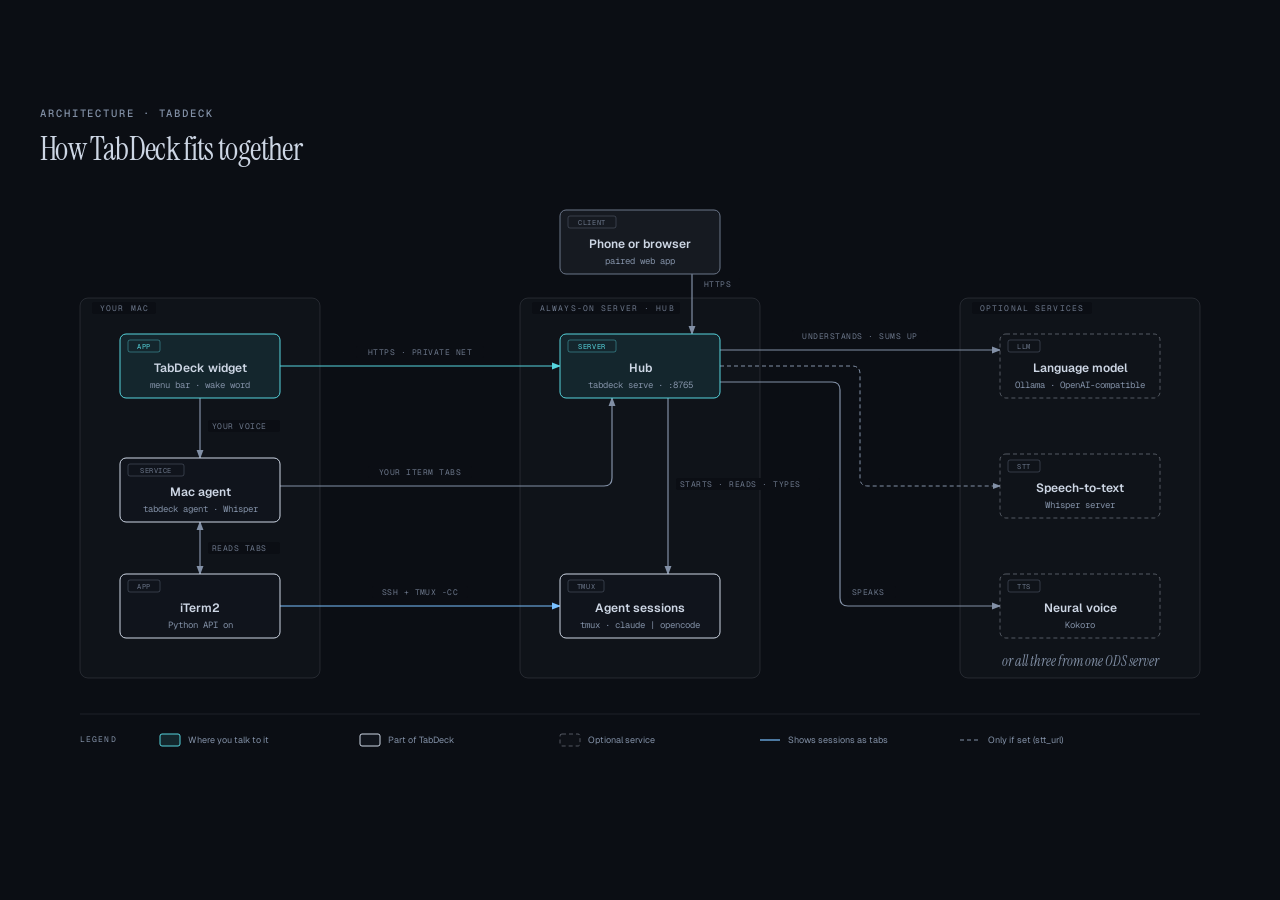
<file: docs/diagram/architecture-dark.html>
<!DOCTYPE html>
<html lang="en">
<head>
  <meta charset="UTF-8">
  <meta name="viewport" content="width=device-width, initial-scale=1.0">
  <title>How TabDeck fits together</title>
  <link href="https://fonts.googleapis.com/css2?family=Instrument+Serif:ital@0;1&family=Geist:wght@400;500;600&family=Geist+Mono:wght@400;500;600&display=swap" rel="stylesheet">
  <style>
    *, *::before, *::after { box-sizing: border-box; margin: 0; padding: 0; }
    body { font-family: 'Geist', system-ui, sans-serif; background: #0b0e14; color: #cdd6e4; min-height: 100vh;
      display: flex; align-items: center; justify-content: center; padding: 3rem 2rem; }
    .frame { max-width: 1200px; width: 100%; }
    .eyebrow { font-family: 'Geist Mono', monospace; font-size: 0.66rem; font-weight: 500; letter-spacing: 0.18em;
      text-transform: uppercase; color: #8290a6; margin-bottom: 0.5rem; }
    h1 { font-family: 'Instrument Serif', serif; font-size: 2rem; font-weight: 400; letter-spacing: -0.02em;
      margin-bottom: 1.5rem; }
    svg { width: 100%; min-width: 900px; display: block; }
  </style>
</head>
<body>
  <div class="frame">
    <p class="eyebrow">Architecture · TabDeck</p>
    <h1>How TabDeck fits together</h1>
    <svg viewBox="0 0 1200 600" xmlns="http://www.w3.org/2000/svg" role="img" aria-labelledby="architecture-dark-title architecture-dark-desc">
<title id="architecture-dark-title">How TabDeck fits together</title>
<desc id="architecture-dark-desc">TabDeck architecture: on the Mac, the widget and the Mac agent talk to an always-on server (the hub), which runs the coding-agent sessions in tmux; iTerm2 shows those sessions as tabs over ssh, a paired phone uses the hub's web app, and the hub can use optional model, speech-to-text and voice services, which one ODS server can provide.</desc>
<defs>
<marker id="arrow" markerWidth="8" markerHeight="6" refX="7" refY="3" orient="auto"><polygon points="0 0, 8 3, 0 6" fill="#8290a6"/></marker>
<marker id="arrow-start" markerWidth="8" markerHeight="6" refX="1" refY="3" orient="auto"><polygon points="8 0, 0 3, 8 6" fill="#8290a6"/></marker>
<marker id="arrow-accent" markerWidth="8" markerHeight="6" refX="7" refY="3" orient="auto"><polygon points="0 0, 8 3, 0 6" fill="#56d4dd"/></marker>
<marker id="arrow-accent-start" markerWidth="8" markerHeight="6" refX="1" refY="3" orient="auto"><polygon points="8 0, 0 3, 8 6" fill="#56d4dd"/></marker>
<marker id="arrow-link" markerWidth="8" markerHeight="6" refX="7" refY="3" orient="auto"><polygon points="0 0, 8 3, 0 6" fill="#79c0ff"/></marker>
<marker id="arrow-link-start" markerWidth="8" markerHeight="6" refX="1" refY="3" orient="auto"><polygon points="8 0, 0 3, 8 6" fill="#79c0ff"/></marker>
</defs>
<rect width="100%" height="100%" fill="#0b0e14"/>
<rect x="40" y="104" width="240" height="380" rx="8" fill="rgba(205,214,228,0.02)" stroke="rgba(205,214,228,0.16)" stroke-width="0.8"/>
<rect x="52" y="108" width="64" height="12" rx="2" fill="#0b0e14"/>
<text x="60" y="117" fill="#6b7689" font-size="8" font-family="'Geist Mono', monospace" letter-spacing="0.14em">YOUR MAC</text>
<rect x="480" y="104" width="240" height="380" rx="8" fill="rgba(205,214,228,0.02)" stroke="rgba(205,214,228,0.16)" stroke-width="0.8"/>
<rect x="492" y="108" width="148" height="12" rx="2" fill="#0b0e14"/>
<text x="500" y="117" fill="#6b7689" font-size="8" font-family="'Geist Mono', monospace" letter-spacing="0.14em">ALWAYS-ON SERVER · HUB</text>
<rect x="920" y="104" width="240" height="380" rx="8" fill="rgba(205,214,228,0.02)" stroke="rgba(205,214,228,0.16)" stroke-width="0.8"/>
<rect x="932" y="108" width="120" height="12" rx="2" fill="#0b0e14"/>
<text x="940" y="117" fill="#6b7689" font-size="8" font-family="'Geist Mono', monospace" letter-spacing="0.14em">OPTIONAL SERVICES</text>
<path d="M 240,172 H 520" fill="none" stroke="#56d4dd" stroke-width="1.2" marker-end="url(#arrow-accent)"/>
<rect x="316" y="152" width="128" height="12" rx="2" fill="#0b0e14"/>
<text x="380" y="161" fill="#6b7689" font-size="8" font-family="'Geist Mono', monospace" text-anchor="middle" letter-spacing="0.06em">HTTPS · PRIVATE NET</text>
<path d="M 160,204 V 264" fill="none" stroke="#8290a6" stroke-width="1.2" marker-end="url(#arrow)"/>
<rect x="168" y="226" width="72" height="12" rx="2" fill="#0b0e14"/>
<text x="172" y="235" fill="#6b7689" font-size="8" font-family="'Geist Mono', monospace" text-anchor="start" letter-spacing="0.06em">YOUR VOICE</text>
<path d="M 160,328 V 380" fill="none" stroke="#8290a6" stroke-width="1.2" marker-end="url(#arrow)" marker-start="url(#arrow-start)"/>
<rect x="168" y="348" width="72" height="12" rx="2" fill="#0b0e14"/>
<text x="172" y="357" fill="#6b7689" font-size="8" font-family="'Geist Mono', monospace" text-anchor="start" letter-spacing="0.06em">READS TABS</text>
<path d="M 240,292 H 564 Q 572,292 572,284 V 204" fill="none" stroke="#8290a6" stroke-width="1.2" marker-end="url(#arrow)"/>
<rect x="328" y="272" width="104" height="12" rx="2" fill="#0b0e14"/>
<text x="380" y="281" fill="#6b7689" font-size="8" font-family="'Geist Mono', monospace" text-anchor="middle" letter-spacing="0.06em">YOUR ITERM TABS</text>
<path d="M 240,412 H 520" fill="none" stroke="#79c0ff" stroke-width="1.2" marker-end="url(#arrow-link)"/>
<rect x="332" y="392" width="96" height="12" rx="2" fill="#0b0e14"/>
<text x="380" y="401" fill="#6b7689" font-size="8" font-family="'Geist Mono', monospace" text-anchor="middle" letter-spacing="0.06em">SSH + TMUX -CC</text>
<path d="M 628,204 V 380" fill="none" stroke="#8290a6" stroke-width="1.2" marker-end="url(#arrow)"/>
<rect x="636" y="284" width="144" height="12" rx="2" fill="#0b0e14"/>
<text x="640" y="293" fill="#6b7689" font-size="8" font-family="'Geist Mono', monospace" text-anchor="start" letter-spacing="0.06em">STARTS · READS · TYPES</text>
<path d="M 652,80 V 140" fill="none" stroke="#8290a6" stroke-width="1.2" marker-end="url(#arrow)"/>
<rect x="660" y="84" width="40" height="12" rx="2" fill="#0b0e14"/>
<text x="664" y="93" fill="#6b7689" font-size="8" font-family="'Geist Mono', monospace" text-anchor="start" letter-spacing="0.06em">HTTPS</text>
<path d="M 680,156 H 960" fill="none" stroke="#8290a6" stroke-width="1.2" marker-end="url(#arrow)"/>
<rect x="752" y="136" width="136" height="12" rx="2" fill="#0b0e14"/>
<text x="820" y="145" fill="#6b7689" font-size="8" font-family="'Geist Mono', monospace" text-anchor="middle" letter-spacing="0.06em">UNDERSTANDS · SUMS UP</text>
<path d="M 680,172 H 812 Q 820,172 820,180 V 284 Q 820,292 828,292 H 960" fill="none" stroke="#8290a6" stroke-dasharray="4,3" stroke-width="1" marker-end="url(#arrow)"/>
<path d="M 680,188 H 792 Q 800,188 800,196 V 404 Q 800,412 808,412 H 960" fill="none" stroke="#8290a6" stroke-width="1.2" marker-end="url(#arrow)"/>
<rect x="808" y="392" width="48" height="12" rx="2" fill="#0b0e14"/>
<text x="812" y="401" fill="#6b7689" font-size="8" font-family="'Geist Mono', monospace" text-anchor="start" letter-spacing="0.06em">SPEAKS</text>
<rect x="80" y="140" width="160" height="64" rx="6" fill="#0b0e14"/>
<rect x="80" y="140" width="160" height="64" rx="6" fill="rgba(86,212,221,0.12)" stroke="#56d4dd" stroke-width="1"/>
<rect x="88" y="146" width="32" height="12" rx="2" fill="transparent" stroke="#56d4dd" stroke-opacity="0.5" stroke-width="0.8"/>
<text x="104" y="155" fill="#56d4dd" font-size="7" font-family="'Geist Mono', monospace" text-anchor="middle" letter-spacing="0.08em">APP</text>
<text x="160" y="178" fill="#cdd6e4" font-size="12" font-weight="600" font-family="'Geist', sans-serif" text-anchor="middle">TabDeck widget</text>
<text x="160" y="194" fill="#8290a6" font-size="9" font-family="'Geist Mono', monospace" text-anchor="middle">menu bar · wake word</text>
<rect x="80" y="264" width="160" height="64" rx="6" fill="#0b0e14"/>
<rect x="80" y="264" width="160" height="64" rx="6" fill="#10141c" stroke="#cdd6e4" stroke-width="1"/>
<rect x="88" y="270" width="56" height="12" rx="2" fill="transparent" stroke="#6b7689" stroke-opacity="0.5" stroke-width="0.8"/>
<text x="116" y="279" fill="#6b7689" font-size="7" font-family="'Geist Mono', monospace" text-anchor="middle" letter-spacing="0.08em">SERVICE</text>
<text x="160" y="302" fill="#cdd6e4" font-size="12" font-weight="600" font-family="'Geist', sans-serif" text-anchor="middle">Mac agent</text>
<text x="160" y="318" fill="#8290a6" font-size="9" font-family="'Geist Mono', monospace" text-anchor="middle">tabdeck agent · Whisper</text>
<rect x="80" y="380" width="160" height="64" rx="6" fill="#0b0e14"/>
<rect x="80" y="380" width="160" height="64" rx="6" fill="#10141c" stroke="#cdd6e4" stroke-width="1"/>
<rect x="88" y="386" width="32" height="12" rx="2" fill="transparent" stroke="#6b7689" stroke-opacity="0.5" stroke-width="0.8"/>
<text x="104" y="395" fill="#6b7689" font-size="7" font-family="'Geist Mono', monospace" text-anchor="middle" letter-spacing="0.08em">APP</text>
<text x="160" y="418" fill="#cdd6e4" font-size="12" font-weight="600" font-family="'Geist', sans-serif" text-anchor="middle">iTerm2</text>
<text x="160" y="434" fill="#8290a6" font-size="9" font-family="'Geist Mono', monospace" text-anchor="middle">Python API on</text>
<rect x="520" y="16" width="160" height="64" rx="6" fill="#0b0e14"/>
<rect x="520" y="16" width="160" height="64" rx="6" fill="rgba(205,214,228,0.06)" stroke="#6b7689" stroke-width="1"/>
<rect x="528" y="22" width="48" height="12" rx="2" fill="transparent" stroke="#6b7689" stroke-opacity="0.5" stroke-width="0.8"/>
<text x="552" y="31" fill="#6b7689" font-size="7" font-family="'Geist Mono', monospace" text-anchor="middle" letter-spacing="0.08em">CLIENT</text>
<text x="600" y="54" fill="#cdd6e4" font-size="12" font-weight="600" font-family="'Geist', sans-serif" text-anchor="middle">Phone or browser</text>
<text x="600" y="70" fill="#8290a6" font-size="9" font-family="'Geist Mono', monospace" text-anchor="middle">paired web app</text>
<rect x="520" y="140" width="160" height="64" rx="6" fill="#0b0e14"/>
<rect x="520" y="140" width="160" height="64" rx="6" fill="rgba(86,212,221,0.12)" stroke="#56d4dd" stroke-width="1"/>
<rect x="528" y="146" width="48" height="12" rx="2" fill="transparent" stroke="#56d4dd" stroke-opacity="0.5" stroke-width="0.8"/>
<text x="552" y="155" fill="#56d4dd" font-size="7" font-family="'Geist Mono', monospace" text-anchor="middle" letter-spacing="0.08em">SERVER</text>
<text x="600" y="178" fill="#cdd6e4" font-size="12" font-weight="600" font-family="'Geist', sans-serif" text-anchor="middle">Hub</text>
<text x="600" y="194" fill="#8290a6" font-size="9" font-family="'Geist Mono', monospace" text-anchor="middle">tabdeck serve · :8765</text>
<rect x="520" y="380" width="160" height="64" rx="6" fill="#0b0e14"/>
<rect x="520" y="380" width="160" height="64" rx="6" fill="#10141c" stroke="#cdd6e4" stroke-width="1"/>
<rect x="528" y="386" width="36" height="12" rx="2" fill="transparent" stroke="#6b7689" stroke-opacity="0.5" stroke-width="0.8"/>
<text x="546" y="395" fill="#6b7689" font-size="7" font-family="'Geist Mono', monospace" text-anchor="middle" letter-spacing="0.08em">TMUX</text>
<text x="600" y="418" fill="#cdd6e4" font-size="12" font-weight="600" font-family="'Geist', sans-serif" text-anchor="middle">Agent sessions</text>
<text x="600" y="434" fill="#8290a6" font-size="9" font-family="'Geist Mono', monospace" text-anchor="middle">tmux · claude | opencode</text>
<rect x="960" y="140" width="160" height="64" rx="6" fill="#0b0e14"/>
<rect x="960" y="140" width="160" height="64" rx="6" fill="rgba(205,214,228,0.02)" stroke="rgba(205,214,228,0.36)" stroke-width="1" stroke-dasharray="4,3"/>
<rect x="968" y="146" width="32" height="12" rx="2" fill="transparent" stroke="#6b7689" stroke-opacity="0.5" stroke-width="0.8"/>
<text x="984" y="155" fill="#6b7689" font-size="7" font-family="'Geist Mono', monospace" text-anchor="middle" letter-spacing="0.08em">LLM</text>
<text x="1040" y="178" fill="#cdd6e4" font-size="12" font-weight="600" font-family="'Geist', sans-serif" text-anchor="middle">Language model</text>
<text x="1040" y="194" fill="#8290a6" font-size="9" font-family="'Geist Mono', monospace" text-anchor="middle">Ollama · OpenAI-compatible</text>
<rect x="960" y="260" width="160" height="64" rx="6" fill="#0b0e14"/>
<rect x="960" y="260" width="160" height="64" rx="6" fill="rgba(205,214,228,0.02)" stroke="rgba(205,214,228,0.36)" stroke-width="1" stroke-dasharray="4,3"/>
<rect x="968" y="266" width="32" height="12" rx="2" fill="transparent" stroke="#6b7689" stroke-opacity="0.5" stroke-width="0.8"/>
<text x="984" y="275" fill="#6b7689" font-size="7" font-family="'Geist Mono', monospace" text-anchor="middle" letter-spacing="0.08em">STT</text>
<text x="1040" y="298" fill="#cdd6e4" font-size="12" font-weight="600" font-family="'Geist', sans-serif" text-anchor="middle">Speech-to-text</text>
<text x="1040" y="314" fill="#8290a6" font-size="9" font-family="'Geist Mono', monospace" text-anchor="middle">Whisper server</text>
<rect x="960" y="380" width="160" height="64" rx="6" fill="#0b0e14"/>
<rect x="960" y="380" width="160" height="64" rx="6" fill="rgba(205,214,228,0.02)" stroke="rgba(205,214,228,0.36)" stroke-width="1" stroke-dasharray="4,3"/>
<rect x="968" y="386" width="32" height="12" rx="2" fill="transparent" stroke="#6b7689" stroke-opacity="0.5" stroke-width="0.8"/>
<text x="984" y="395" fill="#6b7689" font-size="7" font-family="'Geist Mono', monospace" text-anchor="middle" letter-spacing="0.08em">TTS</text>
<text x="1040" y="418" fill="#cdd6e4" font-size="12" font-weight="600" font-family="'Geist', sans-serif" text-anchor="middle">Neural voice</text>
<text x="1040" y="434" fill="#8290a6" font-size="9" font-family="'Geist Mono', monospace" text-anchor="middle">Kokoro</text>
<text x="1040" y="472" fill="#8290a6" font-size="14" font-style="italic" font-family="'Instrument Serif', serif" text-anchor="middle">or all three from one ODS server</text>
<line x1="40" y1="520" x2="1160" y2="520" stroke="rgba(205,214,228,0.12)" stroke-width="0.8"/>
<text x="40" y="548" fill="#8290a6" font-size="8" font-family="'Geist Mono', monospace" letter-spacing="0.14em">LEGEND</text>
<rect x="120" y="540" width="20" height="12" rx="2" fill="rgba(86,212,221,0.12)" stroke="#56d4dd" stroke-width="1"/>
<text x="148" y="549" fill="#8290a6" font-size="9" font-family="'Geist', sans-serif">Where you talk to it</text>
<rect x="320" y="540" width="20" height="12" rx="2" fill="#10141c" stroke="#cdd6e4" stroke-width="1"/>
<text x="348" y="549" fill="#8290a6" font-size="9" font-family="'Geist', sans-serif">Part of TabDeck</text>
<rect x="520" y="540" width="20" height="12" rx="2" fill="rgba(205,214,228,0.02)" stroke="rgba(205,214,228,0.36)" stroke-width="1" stroke-dasharray="4,3"/>
<text x="548" y="549" fill="#8290a6" font-size="9" font-family="'Geist', sans-serif">Optional service</text>
<line x1="720" y1="546" x2="740" y2="546" stroke="#79c0ff" stroke-width="1.2"/>
<text x="748" y="549" fill="#8290a6" font-size="9" font-family="'Geist', sans-serif">Shows sessions as tabs</text>
<line x1="920" y1="546" x2="940" y2="546" stroke="#8290a6" stroke-width="1.2" stroke-dasharray="4,3"/>
<text x="948" y="549" fill="#8290a6" font-size="9" font-family="'Geist', sans-serif">Only if set (stt_url)</text>
</svg>
  </div>
</body>
</html>
</file>
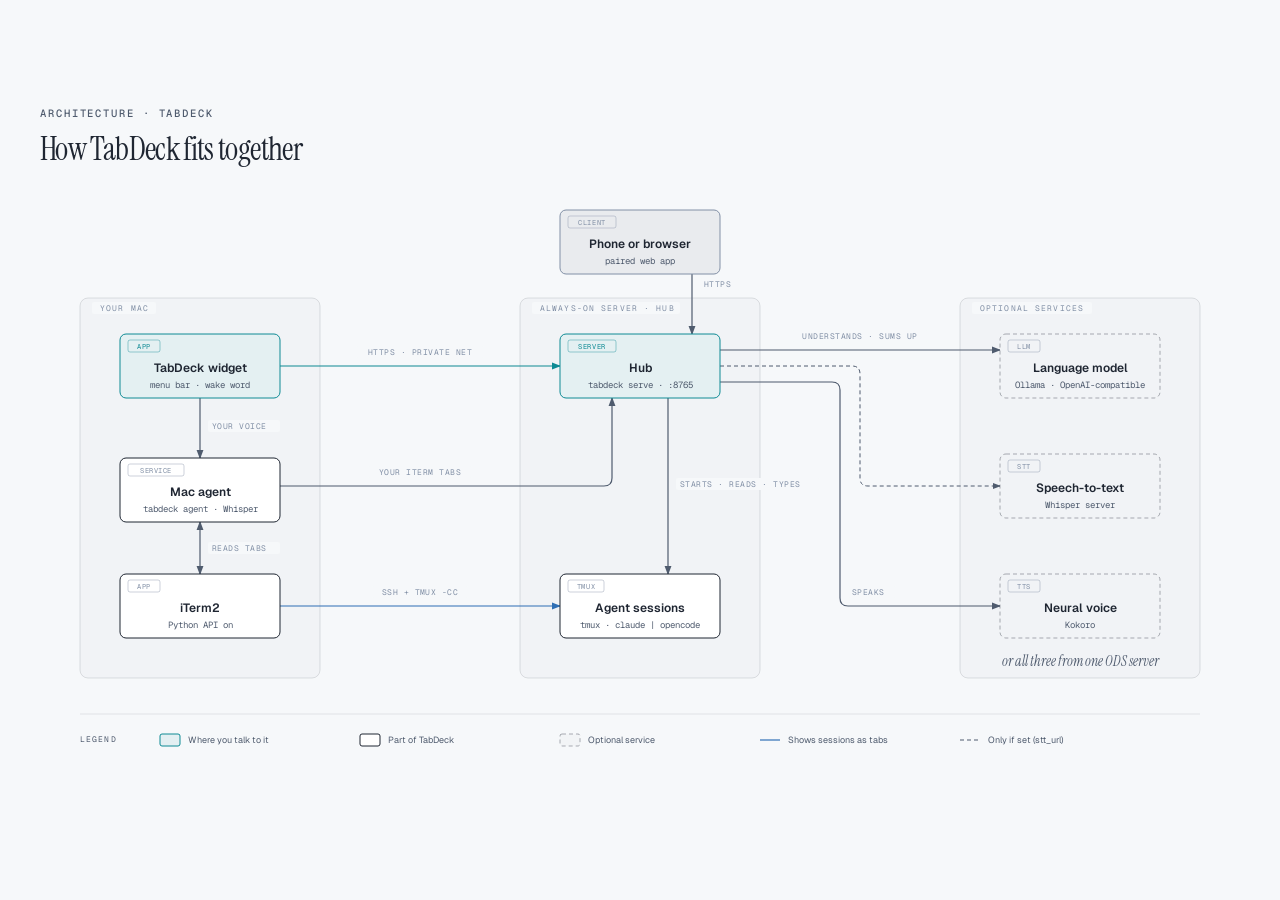
<file: docs/diagram/architecture.html>
<!DOCTYPE html>
<html lang="en">
<head>
  <meta charset="UTF-8">
  <meta name="viewport" content="width=device-width, initial-scale=1.0">
  <title>How TabDeck fits together</title>
  <link href="https://fonts.googleapis.com/css2?family=Instrument+Serif:ital@0;1&family=Geist:wght@400;500;600&family=Geist+Mono:wght@400;500;600&display=swap" rel="stylesheet">
  <style>
    *, *::before, *::after { box-sizing: border-box; margin: 0; padding: 0; }
    body { font-family: 'Geist', system-ui, sans-serif; background: #f6f8fa; color: #1f2632; min-height: 100vh;
      display: flex; align-items: center; justify-content: center; padding: 3rem 2rem; }
    .frame { max-width: 1200px; width: 100%; }
    .eyebrow { font-family: 'Geist Mono', monospace; font-size: 0.66rem; font-weight: 500; letter-spacing: 0.18em;
      text-transform: uppercase; color: #4f5b6e; margin-bottom: 0.5rem; }
    h1 { font-family: 'Instrument Serif', serif; font-size: 2rem; font-weight: 400; letter-spacing: -0.02em;
      margin-bottom: 1.5rem; }
    svg { width: 100%; min-width: 900px; display: block; }
  </style>
</head>
<body>
  <div class="frame">
    <p class="eyebrow">Architecture · TabDeck</p>
    <h1>How TabDeck fits together</h1>
    <svg viewBox="0 0 1200 600" xmlns="http://www.w3.org/2000/svg" role="img" aria-labelledby="architecture-title architecture-desc">
<title id="architecture-title">How TabDeck fits together</title>
<desc id="architecture-desc">TabDeck architecture: on the Mac, the widget and the Mac agent talk to an always-on server (the hub), which runs the coding-agent sessions in tmux; iTerm2 shows those sessions as tabs over ssh, a paired phone uses the hub's web app, and the hub can use optional model, speech-to-text and voice services, which one ODS server can provide.</desc>
<defs>
<marker id="arrow" markerWidth="8" markerHeight="6" refX="7" refY="3" orient="auto"><polygon points="0 0, 8 3, 0 6" fill="#4f5b6e"/></marker>
<marker id="arrow-start" markerWidth="8" markerHeight="6" refX="1" refY="3" orient="auto"><polygon points="8 0, 0 3, 8 6" fill="#4f5b6e"/></marker>
<marker id="arrow-accent" markerWidth="8" markerHeight="6" refX="7" refY="3" orient="auto"><polygon points="0 0, 8 3, 0 6" fill="#0e8a94"/></marker>
<marker id="arrow-accent-start" markerWidth="8" markerHeight="6" refX="1" refY="3" orient="auto"><polygon points="8 0, 0 3, 8 6" fill="#0e8a94"/></marker>
<marker id="arrow-link" markerWidth="8" markerHeight="6" refX="7" refY="3" orient="auto"><polygon points="0 0, 8 3, 0 6" fill="#2f6fb5"/></marker>
<marker id="arrow-link-start" markerWidth="8" markerHeight="6" refX="1" refY="3" orient="auto"><polygon points="8 0, 0 3, 8 6" fill="#2f6fb5"/></marker>
</defs>
<rect width="100%" height="100%" fill="#f6f8fa"/>
<rect x="40" y="104" width="240" height="380" rx="8" fill="rgba(31,38,50,0.02)" stroke="rgba(31,38,50,0.16)" stroke-width="0.8"/>
<rect x="52" y="108" width="64" height="12" rx="2" fill="#f6f8fa"/>
<text x="60" y="117" fill="#8290a6" font-size="8" font-family="'Geist Mono', monospace" letter-spacing="0.14em">YOUR MAC</text>
<rect x="480" y="104" width="240" height="380" rx="8" fill="rgba(31,38,50,0.02)" stroke="rgba(31,38,50,0.16)" stroke-width="0.8"/>
<rect x="492" y="108" width="148" height="12" rx="2" fill="#f6f8fa"/>
<text x="500" y="117" fill="#8290a6" font-size="8" font-family="'Geist Mono', monospace" letter-spacing="0.14em">ALWAYS-ON SERVER · HUB</text>
<rect x="920" y="104" width="240" height="380" rx="8" fill="rgba(31,38,50,0.02)" stroke="rgba(31,38,50,0.16)" stroke-width="0.8"/>
<rect x="932" y="108" width="120" height="12" rx="2" fill="#f6f8fa"/>
<text x="940" y="117" fill="#8290a6" font-size="8" font-family="'Geist Mono', monospace" letter-spacing="0.14em">OPTIONAL SERVICES</text>
<path d="M 240,172 H 520" fill="none" stroke="#0e8a94" stroke-width="1.2" marker-end="url(#arrow-accent)"/>
<rect x="316" y="152" width="128" height="12" rx="2" fill="#f6f8fa"/>
<text x="380" y="161" fill="#8290a6" font-size="8" font-family="'Geist Mono', monospace" text-anchor="middle" letter-spacing="0.06em">HTTPS · PRIVATE NET</text>
<path d="M 160,204 V 264" fill="none" stroke="#4f5b6e" stroke-width="1.2" marker-end="url(#arrow)"/>
<rect x="168" y="226" width="72" height="12" rx="2" fill="#f6f8fa"/>
<text x="172" y="235" fill="#8290a6" font-size="8" font-family="'Geist Mono', monospace" text-anchor="start" letter-spacing="0.06em">YOUR VOICE</text>
<path d="M 160,328 V 380" fill="none" stroke="#4f5b6e" stroke-width="1.2" marker-end="url(#arrow)" marker-start="url(#arrow-start)"/>
<rect x="168" y="348" width="72" height="12" rx="2" fill="#f6f8fa"/>
<text x="172" y="357" fill="#8290a6" font-size="8" font-family="'Geist Mono', monospace" text-anchor="start" letter-spacing="0.06em">READS TABS</text>
<path d="M 240,292 H 564 Q 572,292 572,284 V 204" fill="none" stroke="#4f5b6e" stroke-width="1.2" marker-end="url(#arrow)"/>
<rect x="328" y="272" width="104" height="12" rx="2" fill="#f6f8fa"/>
<text x="380" y="281" fill="#8290a6" font-size="8" font-family="'Geist Mono', monospace" text-anchor="middle" letter-spacing="0.06em">YOUR ITERM TABS</text>
<path d="M 240,412 H 520" fill="none" stroke="#2f6fb5" stroke-width="1.2" marker-end="url(#arrow-link)"/>
<rect x="332" y="392" width="96" height="12" rx="2" fill="#f6f8fa"/>
<text x="380" y="401" fill="#8290a6" font-size="8" font-family="'Geist Mono', monospace" text-anchor="middle" letter-spacing="0.06em">SSH + TMUX -CC</text>
<path d="M 628,204 V 380" fill="none" stroke="#4f5b6e" stroke-width="1.2" marker-end="url(#arrow)"/>
<rect x="636" y="284" width="144" height="12" rx="2" fill="#f6f8fa"/>
<text x="640" y="293" fill="#8290a6" font-size="8" font-family="'Geist Mono', monospace" text-anchor="start" letter-spacing="0.06em">STARTS · READS · TYPES</text>
<path d="M 652,80 V 140" fill="none" stroke="#4f5b6e" stroke-width="1.2" marker-end="url(#arrow)"/>
<rect x="660" y="84" width="40" height="12" rx="2" fill="#f6f8fa"/>
<text x="664" y="93" fill="#8290a6" font-size="8" font-family="'Geist Mono', monospace" text-anchor="start" letter-spacing="0.06em">HTTPS</text>
<path d="M 680,156 H 960" fill="none" stroke="#4f5b6e" stroke-width="1.2" marker-end="url(#arrow)"/>
<rect x="752" y="136" width="136" height="12" rx="2" fill="#f6f8fa"/>
<text x="820" y="145" fill="#8290a6" font-size="8" font-family="'Geist Mono', monospace" text-anchor="middle" letter-spacing="0.06em">UNDERSTANDS · SUMS UP</text>
<path d="M 680,172 H 812 Q 820,172 820,180 V 284 Q 820,292 828,292 H 960" fill="none" stroke="#4f5b6e" stroke-dasharray="4,3" stroke-width="1" marker-end="url(#arrow)"/>
<path d="M 680,188 H 792 Q 800,188 800,196 V 404 Q 800,412 808,412 H 960" fill="none" stroke="#4f5b6e" stroke-width="1.2" marker-end="url(#arrow)"/>
<rect x="808" y="392" width="48" height="12" rx="2" fill="#f6f8fa"/>
<text x="812" y="401" fill="#8290a6" font-size="8" font-family="'Geist Mono', monospace" text-anchor="start" letter-spacing="0.06em">SPEAKS</text>
<rect x="80" y="140" width="160" height="64" rx="6" fill="#f6f8fa"/>
<rect x="80" y="140" width="160" height="64" rx="6" fill="rgba(14,138,148,0.08)" stroke="#0e8a94" stroke-width="1"/>
<rect x="88" y="146" width="32" height="12" rx="2" fill="transparent" stroke="#0e8a94" stroke-opacity="0.5" stroke-width="0.8"/>
<text x="104" y="155" fill="#0e8a94" font-size="7" font-family="'Geist Mono', monospace" text-anchor="middle" letter-spacing="0.08em">APP</text>
<text x="160" y="178" fill="#1f2632" font-size="12" font-weight="600" font-family="'Geist', sans-serif" text-anchor="middle">TabDeck widget</text>
<text x="160" y="194" fill="#4f5b6e" font-size="9" font-family="'Geist Mono', monospace" text-anchor="middle">menu bar · wake word</text>
<rect x="80" y="264" width="160" height="64" rx="6" fill="#f6f8fa"/>
<rect x="80" y="264" width="160" height="64" rx="6" fill="#ffffff" stroke="#1f2632" stroke-width="1"/>
<rect x="88" y="270" width="56" height="12" rx="2" fill="transparent" stroke="#8290a6" stroke-opacity="0.5" stroke-width="0.8"/>
<text x="116" y="279" fill="#8290a6" font-size="7" font-family="'Geist Mono', monospace" text-anchor="middle" letter-spacing="0.08em">SERVICE</text>
<text x="160" y="302" fill="#1f2632" font-size="12" font-weight="600" font-family="'Geist', sans-serif" text-anchor="middle">Mac agent</text>
<text x="160" y="318" fill="#4f5b6e" font-size="9" font-family="'Geist Mono', monospace" text-anchor="middle">tabdeck agent · Whisper</text>
<rect x="80" y="380" width="160" height="64" rx="6" fill="#f6f8fa"/>
<rect x="80" y="380" width="160" height="64" rx="6" fill="#ffffff" stroke="#1f2632" stroke-width="1"/>
<rect x="88" y="386" width="32" height="12" rx="2" fill="transparent" stroke="#8290a6" stroke-opacity="0.5" stroke-width="0.8"/>
<text x="104" y="395" fill="#8290a6" font-size="7" font-family="'Geist Mono', monospace" text-anchor="middle" letter-spacing="0.08em">APP</text>
<text x="160" y="418" fill="#1f2632" font-size="12" font-weight="600" font-family="'Geist', sans-serif" text-anchor="middle">iTerm2</text>
<text x="160" y="434" fill="#4f5b6e" font-size="9" font-family="'Geist Mono', monospace" text-anchor="middle">Python API on</text>
<rect x="520" y="16" width="160" height="64" rx="6" fill="#f6f8fa"/>
<rect x="520" y="16" width="160" height="64" rx="6" fill="rgba(31,38,50,0.06)" stroke="#8290a6" stroke-width="1"/>
<rect x="528" y="22" width="48" height="12" rx="2" fill="transparent" stroke="#8290a6" stroke-opacity="0.5" stroke-width="0.8"/>
<text x="552" y="31" fill="#8290a6" font-size="7" font-family="'Geist Mono', monospace" text-anchor="middle" letter-spacing="0.08em">CLIENT</text>
<text x="600" y="54" fill="#1f2632" font-size="12" font-weight="600" font-family="'Geist', sans-serif" text-anchor="middle">Phone or browser</text>
<text x="600" y="70" fill="#4f5b6e" font-size="9" font-family="'Geist Mono', monospace" text-anchor="middle">paired web app</text>
<rect x="520" y="140" width="160" height="64" rx="6" fill="#f6f8fa"/>
<rect x="520" y="140" width="160" height="64" rx="6" fill="rgba(14,138,148,0.08)" stroke="#0e8a94" stroke-width="1"/>
<rect x="528" y="146" width="48" height="12" rx="2" fill="transparent" stroke="#0e8a94" stroke-opacity="0.5" stroke-width="0.8"/>
<text x="552" y="155" fill="#0e8a94" font-size="7" font-family="'Geist Mono', monospace" text-anchor="middle" letter-spacing="0.08em">SERVER</text>
<text x="600" y="178" fill="#1f2632" font-size="12" font-weight="600" font-family="'Geist', sans-serif" text-anchor="middle">Hub</text>
<text x="600" y="194" fill="#4f5b6e" font-size="9" font-family="'Geist Mono', monospace" text-anchor="middle">tabdeck serve · :8765</text>
<rect x="520" y="380" width="160" height="64" rx="6" fill="#f6f8fa"/>
<rect x="520" y="380" width="160" height="64" rx="6" fill="#ffffff" stroke="#1f2632" stroke-width="1"/>
<rect x="528" y="386" width="36" height="12" rx="2" fill="transparent" stroke="#8290a6" stroke-opacity="0.5" stroke-width="0.8"/>
<text x="546" y="395" fill="#8290a6" font-size="7" font-family="'Geist Mono', monospace" text-anchor="middle" letter-spacing="0.08em">TMUX</text>
<text x="600" y="418" fill="#1f2632" font-size="12" font-weight="600" font-family="'Geist', sans-serif" text-anchor="middle">Agent sessions</text>
<text x="600" y="434" fill="#4f5b6e" font-size="9" font-family="'Geist Mono', monospace" text-anchor="middle">tmux · claude | opencode</text>
<rect x="960" y="140" width="160" height="64" rx="6" fill="#f6f8fa"/>
<rect x="960" y="140" width="160" height="64" rx="6" fill="rgba(31,38,50,0.02)" stroke="rgba(31,38,50,0.36)" stroke-width="1" stroke-dasharray="4,3"/>
<rect x="968" y="146" width="32" height="12" rx="2" fill="transparent" stroke="#8290a6" stroke-opacity="0.5" stroke-width="0.8"/>
<text x="984" y="155" fill="#8290a6" font-size="7" font-family="'Geist Mono', monospace" text-anchor="middle" letter-spacing="0.08em">LLM</text>
<text x="1040" y="178" fill="#1f2632" font-size="12" font-weight="600" font-family="'Geist', sans-serif" text-anchor="middle">Language model</text>
<text x="1040" y="194" fill="#4f5b6e" font-size="9" font-family="'Geist Mono', monospace" text-anchor="middle">Ollama · OpenAI-compatible</text>
<rect x="960" y="260" width="160" height="64" rx="6" fill="#f6f8fa"/>
<rect x="960" y="260" width="160" height="64" rx="6" fill="rgba(31,38,50,0.02)" stroke="rgba(31,38,50,0.36)" stroke-width="1" stroke-dasharray="4,3"/>
<rect x="968" y="266" width="32" height="12" rx="2" fill="transparent" stroke="#8290a6" stroke-opacity="0.5" stroke-width="0.8"/>
<text x="984" y="275" fill="#8290a6" font-size="7" font-family="'Geist Mono', monospace" text-anchor="middle" letter-spacing="0.08em">STT</text>
<text x="1040" y="298" fill="#1f2632" font-size="12" font-weight="600" font-family="'Geist', sans-serif" text-anchor="middle">Speech-to-text</text>
<text x="1040" y="314" fill="#4f5b6e" font-size="9" font-family="'Geist Mono', monospace" text-anchor="middle">Whisper server</text>
<rect x="960" y="380" width="160" height="64" rx="6" fill="#f6f8fa"/>
<rect x="960" y="380" width="160" height="64" rx="6" fill="rgba(31,38,50,0.02)" stroke="rgba(31,38,50,0.36)" stroke-width="1" stroke-dasharray="4,3"/>
<rect x="968" y="386" width="32" height="12" rx="2" fill="transparent" stroke="#8290a6" stroke-opacity="0.5" stroke-width="0.8"/>
<text x="984" y="395" fill="#8290a6" font-size="7" font-family="'Geist Mono', monospace" text-anchor="middle" letter-spacing="0.08em">TTS</text>
<text x="1040" y="418" fill="#1f2632" font-size="12" font-weight="600" font-family="'Geist', sans-serif" text-anchor="middle">Neural voice</text>
<text x="1040" y="434" fill="#4f5b6e" font-size="9" font-family="'Geist Mono', monospace" text-anchor="middle">Kokoro</text>
<text x="1040" y="472" fill="#4f5b6e" font-size="14" font-style="italic" font-family="'Instrument Serif', serif" text-anchor="middle">or all three from one ODS server</text>
<line x1="40" y1="520" x2="1160" y2="520" stroke="rgba(31,38,50,0.12)" stroke-width="0.8"/>
<text x="40" y="548" fill="#4f5b6e" font-size="8" font-family="'Geist Mono', monospace" letter-spacing="0.14em">LEGEND</text>
<rect x="120" y="540" width="20" height="12" rx="2" fill="rgba(14,138,148,0.08)" stroke="#0e8a94" stroke-width="1"/>
<text x="148" y="549" fill="#4f5b6e" font-size="9" font-family="'Geist', sans-serif">Where you talk to it</text>
<rect x="320" y="540" width="20" height="12" rx="2" fill="#ffffff" stroke="#1f2632" stroke-width="1"/>
<text x="348" y="549" fill="#4f5b6e" font-size="9" font-family="'Geist', sans-serif">Part of TabDeck</text>
<rect x="520" y="540" width="20" height="12" rx="2" fill="rgba(31,38,50,0.02)" stroke="rgba(31,38,50,0.36)" stroke-width="1" stroke-dasharray="4,3"/>
<text x="548" y="549" fill="#4f5b6e" font-size="9" font-family="'Geist', sans-serif">Optional service</text>
<line x1="720" y1="546" x2="740" y2="546" stroke="#2f6fb5" stroke-width="1.2"/>
<text x="748" y="549" fill="#4f5b6e" font-size="9" font-family="'Geist', sans-serif">Shows sessions as tabs</text>
<line x1="920" y1="546" x2="940" y2="546" stroke="#4f5b6e" stroke-width="1.2" stroke-dasharray="4,3"/>
<text x="948" y="549" fill="#4f5b6e" font-size="9" font-family="'Geist', sans-serif">Only if set (stt_url)</text>
</svg>
  </div>
</body>
</html>
</file>
